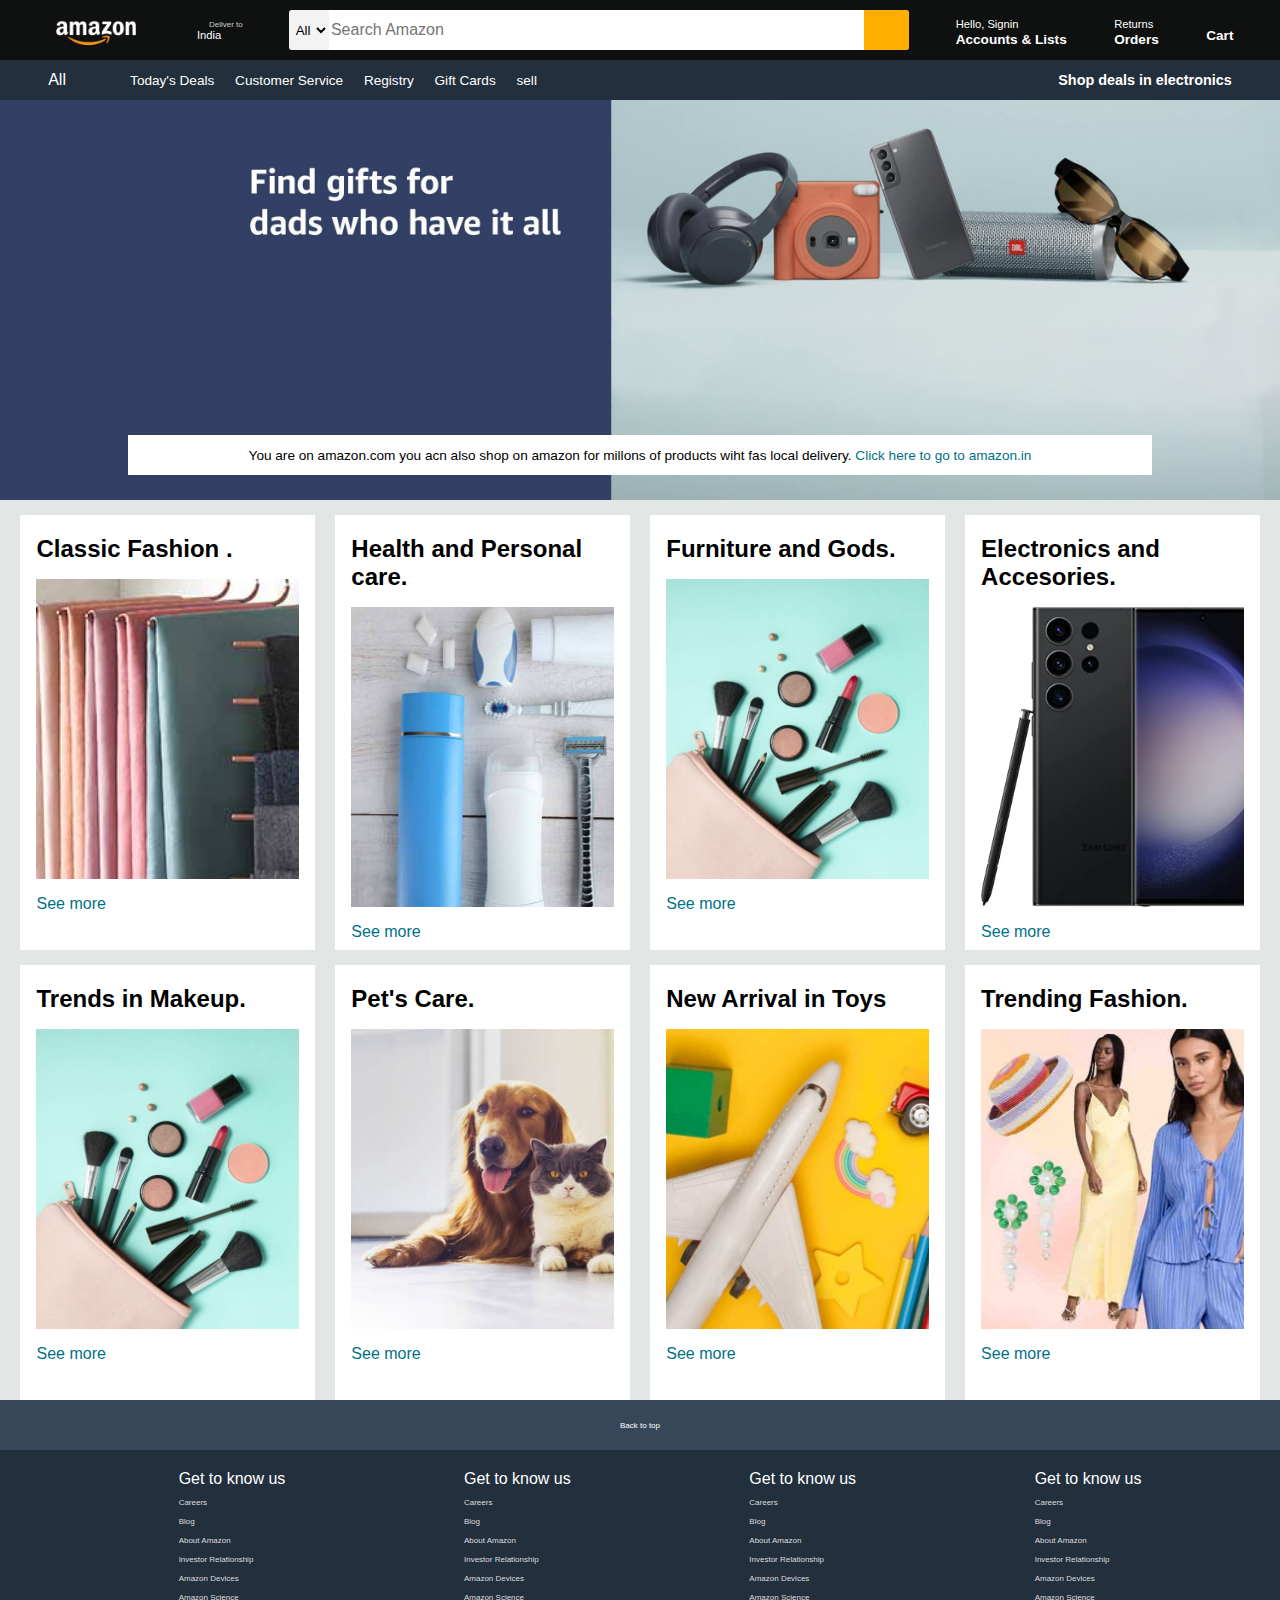
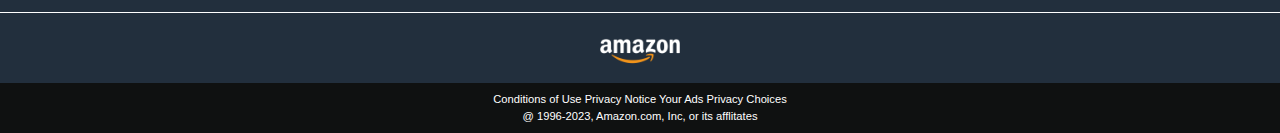
<file: Amazon clone/index.html>
<!DOCTYPE html>
<html lang="en">
<head>
    <meta charset="UTF-8">
    <meta http-equiv="X-UA-Compatible" content="IE=edge">
    <meta name="viewport" content="width=device-width, initial-scale=1.0">
    <title>Amazon</title>
    <link rel="stylesheet" href="https://cdnjs.cloudflare.com/ajax/libs/font-awesome/6.5.1/css/all.min.css" integrity="sha512-DTOQO9RWCH3ppGqcWaEA1BIZOC6xxalwEsw9c2QQeAIftl+Vegovlnee1c9QX4TctnWMn13TZye+giMm8e2LwA==" crossorigin="anonymous" referrerpolicy="no-referrer" />
    <link rel="Stylesheet" href="style.css"/>
</head>
<body>
    <header>
            <div class="navbar">
                <div class="nav-logo border">
                    <div class="logo">

                    </div>
                </div>
                <div class="nav-address border">
                    <p class="add1">
                       Deliver to 
                    </p>         
                    <div class="add-icon">
                        <i class="fa fa-map-marker" aria-hidden="true"></i>
                        <p class="add2">
                           India 
                        </p>
                     </div>          
                </div>


                <!-- Search bar -->
                <div class="nav-search">
                    <select class="Search-select">
                        <option>All</option>
                    </select>
                    <input  class=" Search-input" type="text" placeholder="Search Amazon">
             <div class="Search-icon">
                        <i class="fa fa-search" aria-hidden="true"></i>  
                    </div>
                </div>

                <div class="nav-signin border">
                    <p><span>Hello, Signin</span></p>
                    <p class="nav-second">Accounts & Lists </p>
                </div>
                <div class="nav-return border">
                    <p><span>Returns</span></p>
                    <p class="nav-second">Orders </p>
                </div>

                <div class="nav-cart border">
                    <i class="fa fa-shopping-cart" aria-hidden="true"></i>
                    Cart
                </div>
            </div>

        <div class="panel ">
                <div class="panel-all border">
                    <i class="fa fa-bars" aria-hidden="true"></i>
                    All
                </div>
                <div class="panel-ops ">
                    <p class="border">Today's Deals</p>
                    <p class="border">Customer Service</p>
                    <p class="border">Registry</p>
                    <p class="border">Gift Cards</p>
                    <p class="border">sell</p>
                </div>

            <div class="panel-deals border">
                Shop deals in electronics
            </div>
        </div>

    </header>
    <!-- hero  section  -->
    <div class="hero-section">
        <div class="hero-msg">
            <p>You are on amazon.com you acn also shop on amazon for millons of products wiht fas local delivery. <a>Click here to go to amazon.in</a></p>
        </div>
         
    </div>
    <!-- shop section starts -->
    <div class="shop-section">
        <div class=" box">
            <div class="box-content">
                <h2>  Classic Fashion .</h2>
                    <div class="box-img" style="background-image: url('box1_image.jpg');">
                    </div>
                    <p>See more</p>    
            </div>
            </div>
        
            <div class="box">
                <div class="box-content">
                    <h2> Health and Personal care.</h2>
                        <div class="box-img" style="background-image: url('box2_image.jpg');">
                        </div>
                        <p>See more</p>    
                </div>
            </div>
        <div class=" box">
            <div class="box-content">
                <h2> Furniture and Gods.</h2>
                    <div class="box-img" style="background-image: url('box5_image.jpg');">
                    </div>
                    <p>See more</p>    
            </div>
        </div>
        <div class=" box">
            <div class="box-content">
                <h2> Electronics and Accesories.</h2>
                    <div class="box-img" style="background-image: url('box4_image.jpg');">
                    </div>
                    <p>See more</p>    
            </div>
        </div>
        <div class="box">
            <div class="box-content">
                <h2> Trends in Makeup.</h2>
                    <div class="box-img" style="background-image: url('box5_image.jpg');">
                    </div>
                    <p>See more</p>    
            </div>
            </div>
        
            <div class="box">
                <div class="box-content">
                    <h2> Pet's Care.</h2>
                        <div class="box-img" style="background-image: url('box6_image.jpg');">
                        </div>
                        <p>See more</p>    
                </div>
            </div>
        <div class=" box">
            <div class="box-content">
                <h2> New Arrival in Toys</h2>
                    <div class="box-img" style="background-image: url('box7_image.jpg');">
                    </div>
                    <p>See more</p>    
            </div>
        </div>
        <div class="box">
            <div class="box-content">
                <h2> Trending Fashion.</h2>
                    <div class="box-img" style="background-image: url('box8_image.jpg');">
                    </div>
                    <p>See more</p>    
            </div>
        </div>
     </div>
     <!-- shop section ends here -->

     <!-- footer section -->
     <footer>
        <div class="footer-panel1">
            Back to top
        </div>
        <div class="foot-panel2">
           <ul>
            
            <p>Get to know us</p>
            <a href="">Careers</a>
            <a href="">Blog</a>
            <a href="">About Amazon</a>
            <a href="">Investor Relationship</a>
            <a href="">Amazon Devices</a>
            <a href="">Amazon Science</a>
           
           </ul> 
           <ul>
            
            <p>Get to know us</p>
            <a href="">Careers</a>
            <a href="">Blog</a>
            <a href="">About Amazon</a>
            <a href="">Investor Relationship</a>
            <a href="">Amazon Devices</a>
            <a href="">Amazon Science</a>
           
           </ul>
           <ul>
            
            <p>Get to know us</p>
            <a href="">Careers</a>
            <a href="">Blog</a>
            <a href="">About Amazon</a>
            <a href="">Investor Relationship</a>
            <a href="">Amazon Devices</a>
            <a href="">Amazon Science</a>
           
           </ul>
           <ul>
            
            <p>Get to know us</p>
            <a href="">Careers</a>
            <a href="">Blog</a>
            <a href="">About Amazon</a>
            <a href="">Investor Relationship</a>
            <a href="">Amazon Devices</a>
            <a href="">Amazon Science</a>
           
           </ul>
        </div>
        <div class="foot-panel3">
            <div class="logo-foot">

            </div>
        </div>
        <div class="foot-panel4">
            <div class="pages">
                <a>Conditions of Use</a>
                <a>Privacy Notice</a>
                <a>Your Ads Privacy Choices</a>
                <div class="copyright">
                    @ 1996-2023, Amazon.com, Inc, or its afflitates
                </div>
            </div>
        </div>
     </footer>
 </body>
</html>
</file>
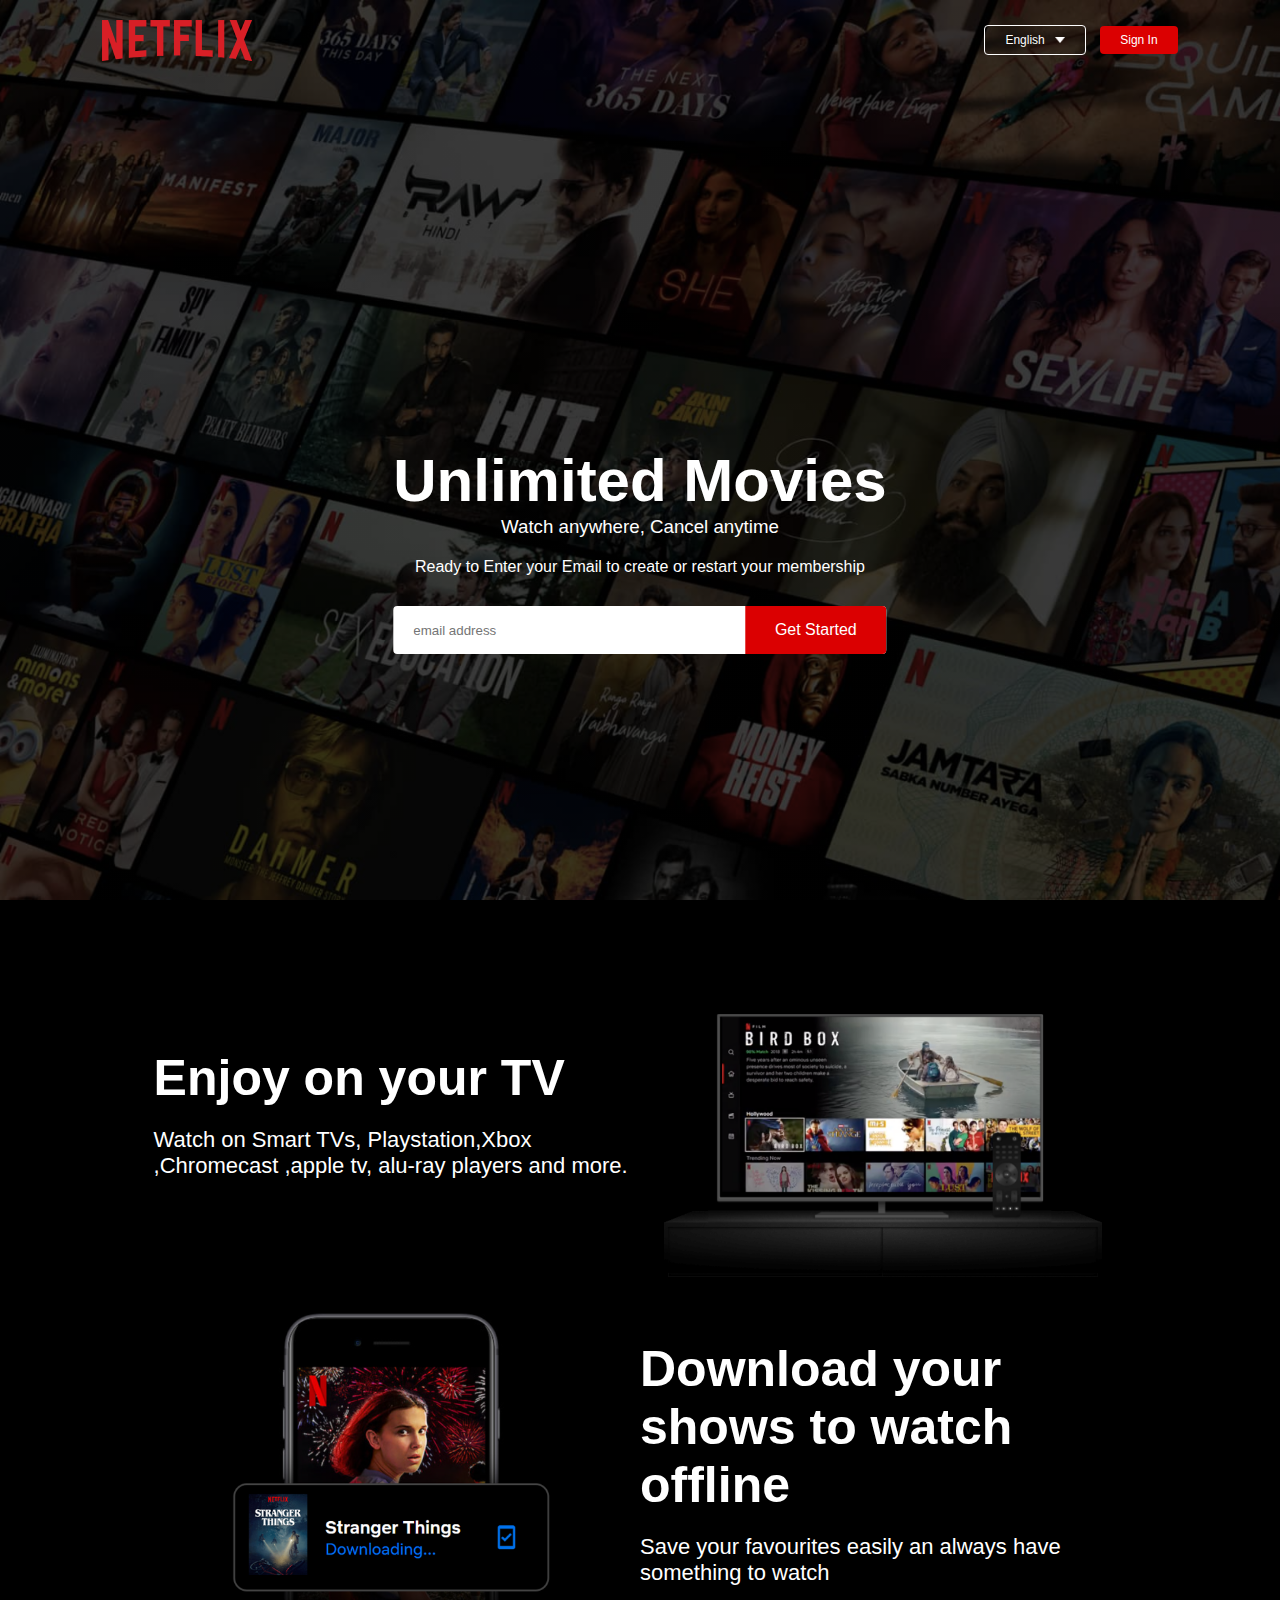
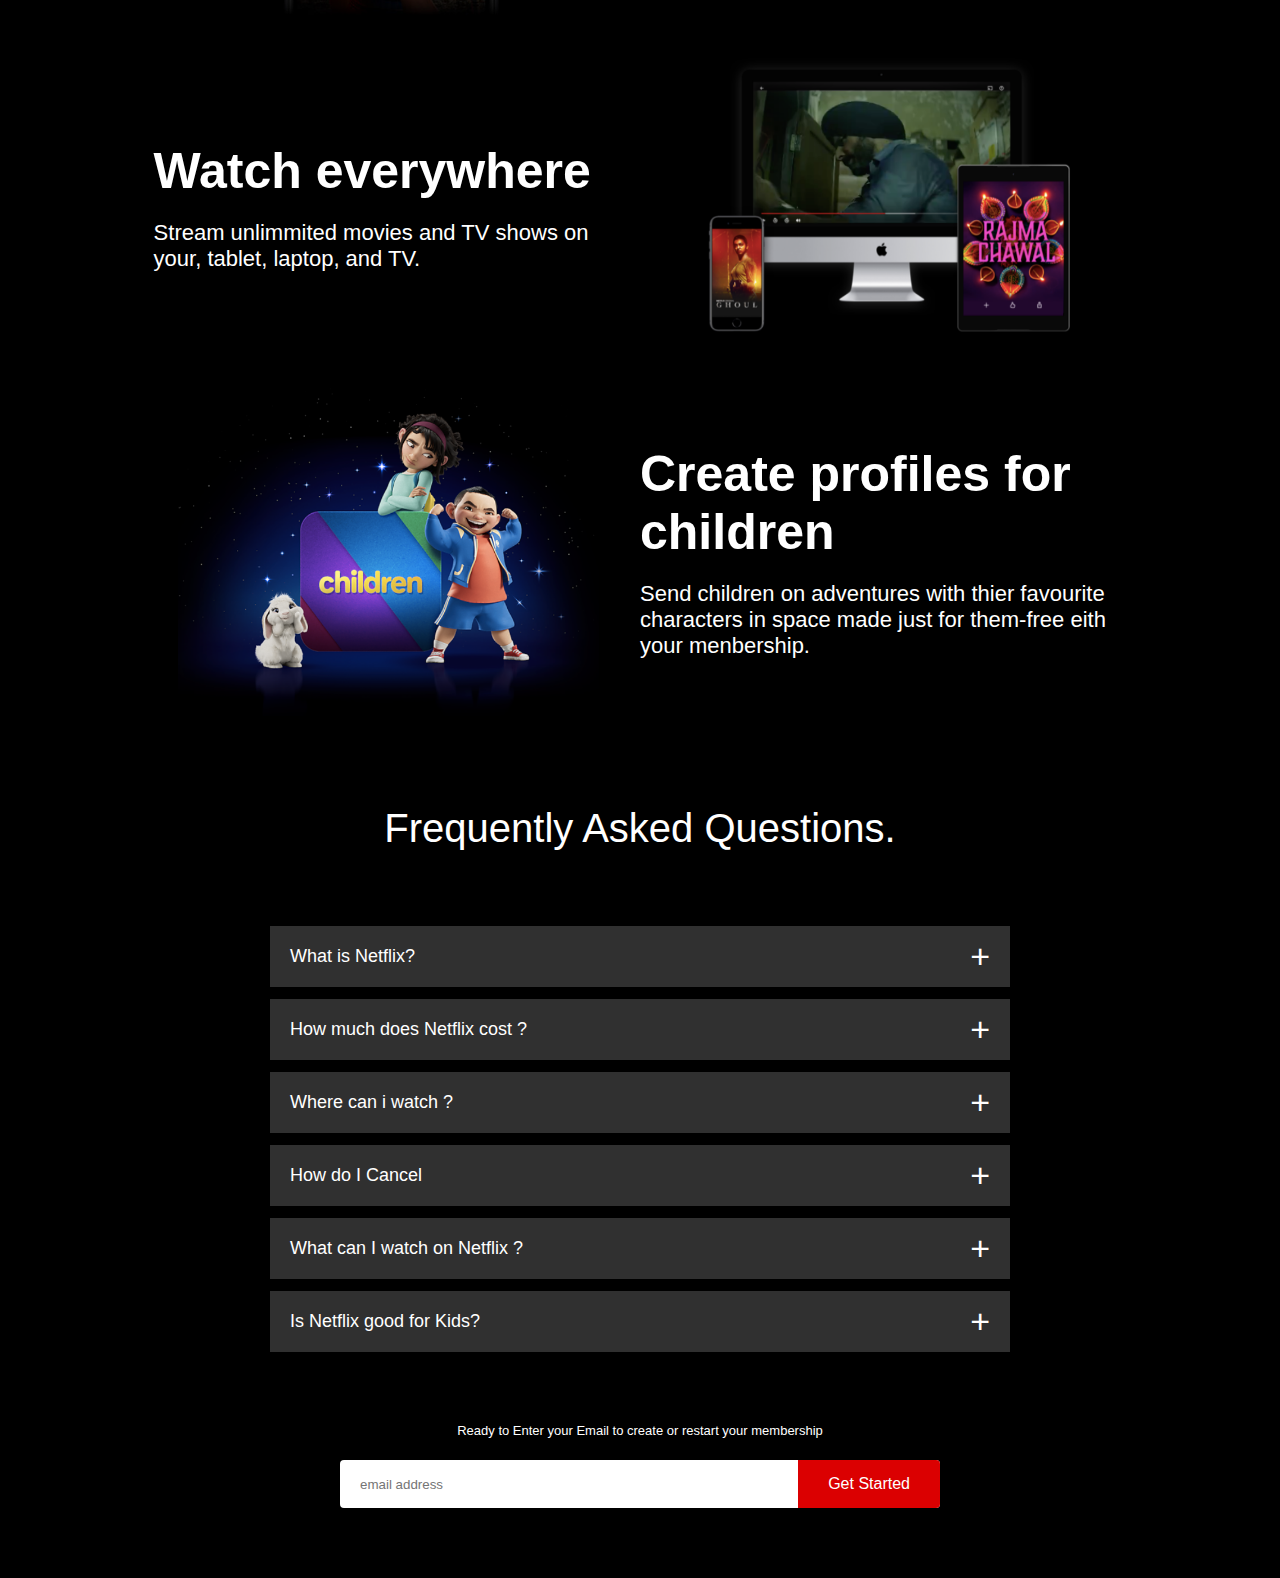
<file: Netflix clone/index.html>
<!DOCTYPE html>
<html lang="en">

<head>
    <meta charset="UTF-8">
    <meta name="viewport" content="width=, initial-scale=1.0">
    <title>Netflix clone</title>
    <link rel="Stylesheet" type="text/css" href="styles.css" />
</head>

<body>
    <div class="header">
        <nav>
            <img src="logo.png" class="logo">
            <div>
                <button class="language-btn">English <img src="down-icon.png"></button>
                <button>Sign In</button>
            </div>
        </nav>
        <div class="header-content">
            <h1>Unlimited Movies</h1>
            <h3> Watch anywhere, Cancel anytime
            </h3>
            <p>Ready to Enter your Email to create or restart your membership</p>
            <form class="email-signup">
                <input type="email" placeholder="email address" required />
                <button type="submit">Get Started</button>

            </form>
        </div>
    </div>
    <!-- 
        header section ends here      -->

    <div class="features">
        <div class="row">
            <div class="text-col">
                <h2>Enjoy on your TV</h2>
                <p>
                    Watch on Smart TVs, Playstation,Xbox ,Chromecast ,apple tv, alu-ray
                    players and more.
                </p>
            </div>
            <div class="img-col">
                <img src="feature-1.png">
            </div>
            <!-- first feature end -->

            <div class="row">
                <div class="img-col">
                    <img src="feature-2.png">
                </div>

                <div class="text-col">
                    <h2>Download your shows to watch offline</h2>
                    <p>
                        Save your favourites easily an always have something to watch
                    </p>
                </div>
                <!-- second feature in end -->

                <div class="row">
                    <div class="text-col">
                        <h2>Watch everywhere</h2>
                        <p>
                            Stream unlimmited movies and TV shows on your, tablet, laptop, and TV.
                        </p>
                    </div>
                    <div class="img-col">
                        <img src="feature-3.png">
                    </div>
                    <!-- third feature is end-->
                    <div class="row">
                        <div class="img-col">
                            <img src="feature-4.png">
                        </div>

                        <div class="text-col">
                            <h2>Create profiles for children</h2>
                            <p>
                                Send children on adventures with thier favourite characters in space
                                made just for them-free eith your menbership.</p>
                        </div>
                    </div>
                </div>
            </div>
        </div>
    </div>
    <!-- 
                    faq section starts
                 -->
    <div class="faq">
        <h2 class="faq">
            Frequently Asked Questions.
        </h2>
        <ul class="accordion" type=>
            <li>
                <input type="radio" name="accordion" id="first" />
                <label for="first">
                    What is Netflix?
                </label>
                <div class="content">
                    <p>Lorem ipsum, dolor sit amet consectetur adipisicing elit. Hic, sed repellendus nihil
                        exercitationem sint voluptatibus reiciendis facere praesentium sit veniam tempora ratione
                        possimus nam quos perferendis accusantium. Nam, nesciunt dolorum.</p>
                </div>
            </li>

            <li>
                <input type="radio" name="accordion" id="second" />
                <label for="second">
                    How much does Netflix cost ?
                </label>
                <div class="content">
                    <p>Lorem ipsum, dolor sit amet consectetur adipisicing elit. Hic, sed repellendus nihil
                        exercitationem sint voluptatibus reiciendis facere praesentium sit veniam tempora ratione
                        possimus nam quos perferendis accusantium. Nam, nesciunt dolorum.</p>
                </div>
            </li>

            <li>
                <input type="radio" name="accordion" id="third" />
                <label for="third">
                    Where can i watch ?
                </label>
                <div class="content">
                    <p>Lorem ipsum, dolor sit amet consectetur adipisicing elit. Hic, sed repellendus nihil
                        exercitationem sint voluptatibus reiciendis facere praesentium sit veniam tempora ratione
                        possimus nam quos perferendis accusantium. Nam, nesciunt dolorum.</p>
                </div>
            </li>
            <li>
                <input type="radio" name="accordion" id="fourth" />
                <label for="fourth">
                    How do I Cancel
                </label>
                <div class="content">
                    <p>Lorem ipsum, dolor sit amet consectetur adipisicing elit. Hic, sed repellendus nihil
                        exercitationem sint voluptatibus reiciendis facere praesentium
                        sit veniam tempora ratione possimus nam quos perferendis accusantium. Nam, nesciunt dolorum.</p>
                </div>
            </li>
            <li>
                <input type="radio" name="accordion" id="fifth" />
                <label for="fifth">
                    What can I watch on Netflix ?
                </label>
                <div class="content">
                    <p>Lorem ipsum, dolor sit amet consectetur adipisicing elit. Hic, sed repellendus nihil
                        exercitationem sint voluptatibus reiciendis facere praesentium sit veniam tempora ratione
                        possimus nam quos perferendis accusantium. Nam, nesciunt dolorum.</p>
                </div>
            </li>
            <li>
                <input type="radio" name="accordion" id="sixth" />
                <label for="sixth">
                    Is Netflix good for Kids?
                </label>
                <div class="content">
                    <p>Lorem ipsum, dolor sit amet consectetur adipisicing elit. Hic, sed repellendus nihil
                        exercitationem sint voluptatibus reiciendis facere praesentium sit veniam tempora ratione
                        possimus nam quos perferendis accusantium. Nam, nesciunt dolorum.</p>
                </div>
            </li>
        </ul>
        <!-- accordion section completed here  -->
        <small>Ready to Enter your Email to create or restart your membership</small>
        <form class="email-signup">
            <input type="email" placeholder="email address" required />
            <button type="submit">Get Started</button>
        </form>
    </div>

</body>

</html>
</file>
<file: Amazon clone/style.css>
*{
    margin: 0px;
    font-family: Arial, Helvetica, sans-serif;
    border: border-box;
}
.navbar{
    height: 60px;
    background-color: #0f1111;
    color: white;
    display: flex;
    align-items: center;
    justify-content: space-evenly;
}

.logo{
    background-image: url("amazon_logo.png");
    height: 50px;
    width: 100px;
    background-size: cover;

}

.nav-logo{
    height: 50px;
    width: 100px;
}
.border{
    border: 1.5px solid transparent;
}
.border:hover{
    border: 1.5px  solid white;
}
/* for address boxes*/
.add1{
    color: #cccccc;
    font-size: 0.5rem;
    margin-left: 15px;
}
.add2{
    font-size: .7rem;
    margin-left: 3px;

}
.add-icon{
    display: flex;
    align-items: center;
    
}
/*  box3  */
.nav-search{
    display: flex;
    justify-content: space-evenly;
    background-color: pink;
    width: 620px;
    height: 40px;
    border-radius: 3px;
    
}
.Search-select{
    background-color: #f3f3f3;
    width: 40px;
    text-align: center;
    border-top-left-radius: 4px;
    border-bottom-left-radius:4px;
    border:none;
}
.Search-input{
   width: 500px; 
   font-size: 1rem;
   border: none;
   width: 535px;
}
.Search-icon{
    width: 45px;
    display: flex;
    justify-content: center;
    align-items: center;
    font-size: 1.2rem;
    background-color:rgb(255, 174, 0) ;
    border-top-right-radius: 4px;
    border-bottom-right-radius:4px;
    color: #0f1111;

}

/* ** box 4*/

span{
    font-size: 0.7rem;
}
.nav-second{
    font-size: 0.85rem;
    font-weight: 700;
}
.nav-search:hover {
    border:2px solid rgb(255, 153, 0);

}
/** Box 6**/
.nav-cart i{
    font-size: 30px;
}

.nav-cart{
    font-size: 0.85rem;
    font-weight: 700;
}
/* panel */
.panel{
    height: 40px;
    background-color: #222f3d;
    display: flex;
    align-items: center;
    color: white
    ;
    justify-content: space-evenly;
}
.panel p{
    display: inline;
    margin-left: 15px;
}
.panel-ops{
    width: 70%;
    font-size: 0.85rem;
}
.panel-deals{
    font-size: 0.9rem;
    font-weight: 700;

}

/** hero section**/
.hero-section{
    background-image: url("hero_image.jpg");
    height: 400px;
    background-size: cover;
    display:flex ;
    justify-content: center;
    align-items: flex-end;

}
.hero-msg{
    background-color: white;
    color: black;
    height: 40px;
    display: flex;
    align-items: center;
    justify-content:center ;
    font-size:.85rem ;
    bottom: 25px;
    margin-bottom: 25px;
    width: 80%;


}

.hero-msg a{
    color: #007185;
    
}
.shop-section{
    display: flex;
    flex-wrap: wrap;
    justify-content: space-evenly;
    background-color: #e2e7e6;
    
}
.box
{
    width: 23%;
    height: 400px;
    background-color: white;
    padding: 20px 0px 15px;
    margin-top: 15px;
}
.box-img{
    height: 300px;
    background-repeat: no-repeat;
    background-size: cover;
    margin-top: 1rem;
    margin-bottom: 1rem;
}
.box-content{
    margin-left: 1rem;
    margin-right: 1rem;
}
.box-content p{
    color: #007185;

}
/**footer**/
.footer-panel1{
    background-color: #37475a;
    color: white;
    height: 50px;
    display: flex;
    justify-content: center;
    align-items: center;
    font-size: 0.5rem;

}
.footer{
    margin-top: 15px;
}
.foot-panel2{
    background-color: #222f3d;
    color: white;
    display: flex;
    justify-content: space-evenly;
    
}
ul a{
    display: block;
    font-size: 0.5rem;
    margin-top: 10px;
    color: #dddddd;
    text-decoration: none;
}
ul{
    margin-top: 20px;
    margin-bottom: 10px;
}
.foot-panel3{
    background-color: #222f3d;
    color: white;
    border-top: 0.3px solid white;
    height: 70px;
    display: flex;
    justify-content: center;
    align-items: center;
}
.logo-foot{
    background-image: url("amazon_logo.png");
    height: 50px;
    width: 100px;
    background-size: cover;

}
.foot-panel4{
    background-color:#0f1111;
    color: white;
    height: 50px;

    
}
.pages{
    font-size: 0.7rem;
    padding-top: 10px;
    text-align: center;

}
.copyright{
    margin-top: 5px;
    font-size: 0.7rem;
    text-align: center;
}
</file>
<file: Netflix clone/styles.css>
* {
  margin: 0px;
  padding: 0px;
  font-family: "poppins", sans-serif;
  box-sizing: border-box;
}

body {
  background-color: black;
  color: white;
}

.header {
  width: 100%;
  height: 100vh;
  background-image: linear-gradient(rgba(0, 0, 0, 0.7), rgba(0, 0, 0, 0.7)),
    url("header-image.png");
  background-size: cover;
  background-position: center;
  padding: 10px 8%;
  position: relative;
}
nav {
  display: flex;
  align-items: center;
  justify-content: space-between;
  padding: 10px 0px;
}
.logo {
  width: 150px;
  cursor: pointer;
}
nav button {
  border: 0;
  outline: 0;
  background: #db0001;
  color: white;
  padding: 7px 20px;
  font-size: 12px;
  border-radius: 4px;
  margin-left: 10px;
  cursor: pointer;
}
.language-btn {
  display: inline-flex;
  align-items: center;
  background: transparent;
  border: 1px solid white;
}
.language-btn img {
  width: 10px;
  margin-left: 10px;
}

.header-content {
  position: absolute;
  top: 50%;
  left: 50%;
  transform: translate(-50%, -50%);
  text-align: center;
  margin-top: 100px;
}
.header-content h1 {
  font-size: 60px;
  line-height: 70px;
  font-weight: 600;
  max-width: 650px;
}
.header-content h3 {
  font-weight: 400;
  margin-bottom: 20px;
}
.email-signup {
  margin-top: 5px;
  background-color: transparent;
}

.email-signup {
  background: #fff;
  display: flex;
  align-items: center;
  border-radius: 4px;
  margin-top: 30px;
  overflow: hidden;
}
.email-signup input {
  flex: 1;
  border: 0;
  outline: 0;
  margin-left: 20px;
}

.email-signup button {
  background: #db0001;
  cursor: pointer;
  border: 0;
  font-size: 16px;
  color: white;
  outline: 0;
  padding: 15px 30px;
}
.features {
  font-size: 22px;
  padding: 50px 12%;
}
.row {
  display: flex;
  width: 100%;
  align-items: center;
  flex-wrap: wrap;
}
.text-col {
  flex-basis: 50%;
  margin-bottom: 20px;
}
.img-col {
  flex-basis: 50%;
  margin-bottom: 20px;
}
.img-col img {
  display: block;
  width: 90%;
  margin: auto;
}
.features h2 {
  font-size: 50px;
  font-weight: 600;
  margin-bottom: 20px;
}
/* *************faq********* */
.faq {
  padding: 10px 12%;
  text-align: center;
  font-size: 18px;
}
.faq h2 {
  font-size: 40px;
  font-weight: 500;
}
.accordion {
  margin: 60px auto;
  width: 100%;
  max-width: 750px;
}
.accordion li {
  list-style: none;
  width: 100%;
  padding: 5px;
}
.accordion li label {
  display: flex;
  align-items: center;
  padding: 20px;
  font-size: 18px;
  font-weight: 500;
  background: #303030;
  margin-bottom: 2px;
  cursor: pointer;
  position: relative;
}
label::after {
  content: "+";
  font-size: 34px;
  position: absolute;
  right: 20px;
  transition: transform 0.6s;
}
input[type="radio"] {
  display: none;
}
.accordion .content {
  background: #303030;
  text-align: left;
  padding: 0 20px;
  max-height: 0;
  overflow: hidden;
  transition: max-height 0.5s, padding 0.5s;
}
.accordion input[type="radio"]:checked + label + .content {
  max-height: 600px;
  padding: 30px 20px;
}
.accordion input[type="radio"]:checked + label::after {
  transform: rotate(135deg);
}
.faq .email-signup {
  max-width: 600px;
  margin: 20px auto 60px;
}
.faq small {
  font-size: 13px;
}
</file>
